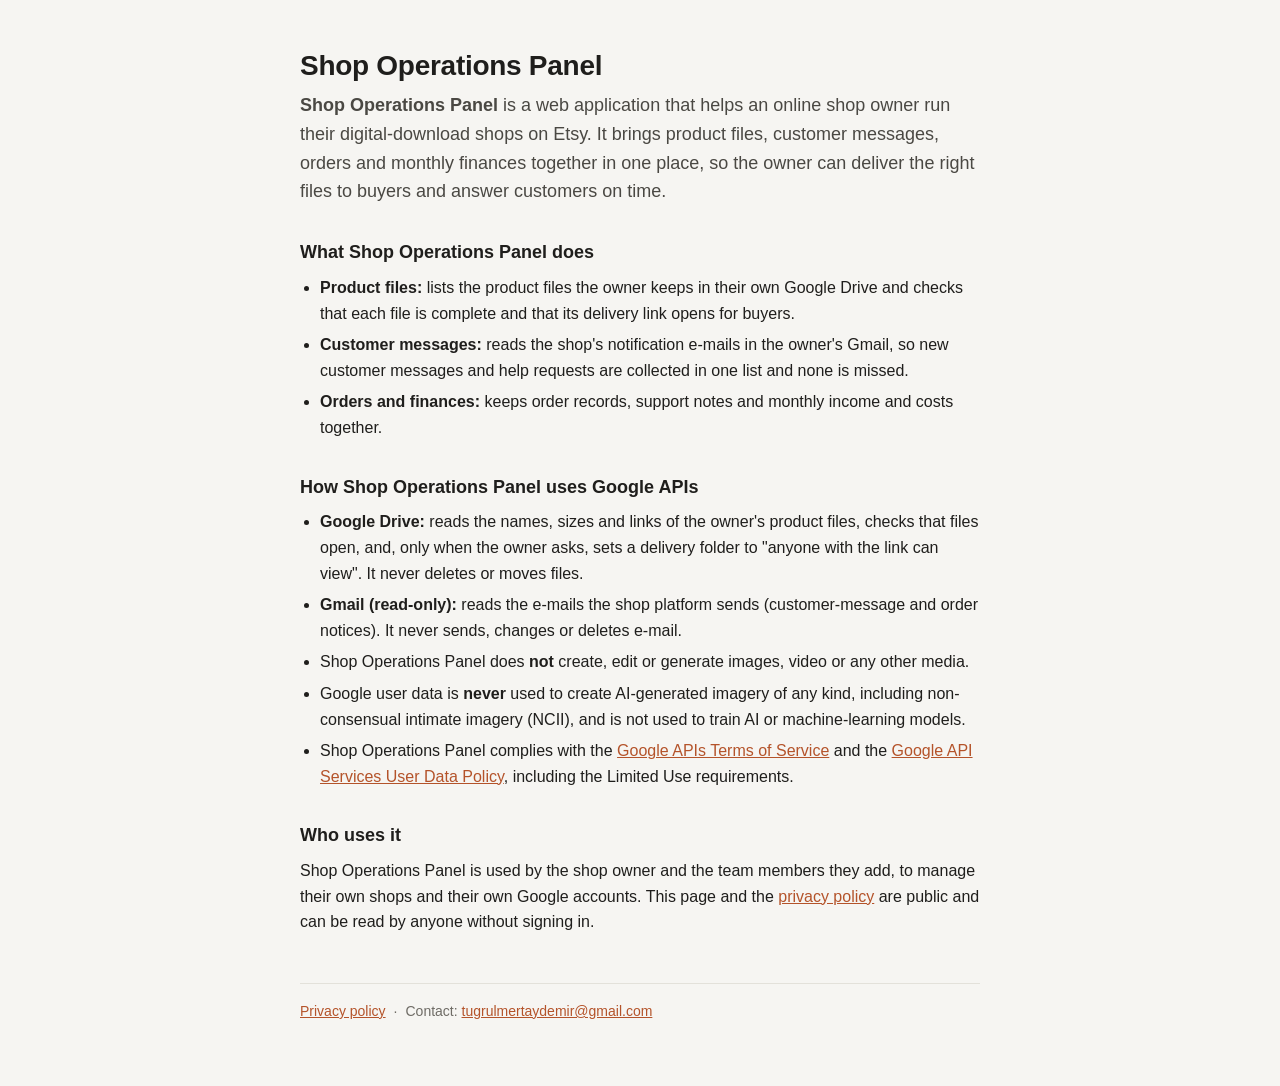
<file: index.html>
<!doctype html>
<html lang="en">
<head>
  <meta charset="utf-8">
  <meta name="viewport" content="width=device-width, initial-scale=1">
  <title>Shop Operations Panel</title>
  <meta name="description" content="Shop Operations Panel helps an online shop owner manage product files, customer messages, orders and finances in one place.">
  <link rel="stylesheet" href="style.css">
</head>
<body>
  <main>
    <h1>Shop Operations Panel</h1>
    <p class="lead">
      <strong>Shop Operations Panel</strong> is a web application that helps an online shop owner run their digital-download
      shops on Etsy. It brings product files, customer messages, orders and monthly finances together in one place, so the
      owner can deliver the right files to buyers and answer customers on time.
    </p>

    <h2>What Shop Operations Panel does</h2>
    <ul>
      <li><strong>Product files:</strong> lists the product files the owner keeps in their own Google Drive and checks that
        each file is complete and that its delivery link opens for buyers.</li>
      <li><strong>Customer messages:</strong> reads the shop's notification e-mails in the owner's Gmail, so new customer
        messages and help requests are collected in one list and none is missed.</li>
      <li><strong>Orders and finances:</strong> keeps order records, support notes and monthly income and costs together.</li>
    </ul>

    <h2>How Shop Operations Panel uses Google APIs</h2>
    <ul>
      <li><strong>Google Drive:</strong> reads the names, sizes and links of the owner's product files, checks that files open,
        and, only when the owner asks, sets a delivery folder to "anyone with the link can view". It never deletes or moves files.</li>
      <li><strong>Gmail (read-only):</strong> reads the e-mails the shop platform sends (customer-message and order notices).
        It never sends, changes or deletes e-mail.</li>
      <li>Shop Operations Panel does <strong>not</strong> create, edit or generate images, video or any other media.</li>
      <li>Google user data is <strong>never</strong> used to create AI-generated imagery of any kind, including non-consensual
        intimate imagery (NCII), and is not used to train AI or machine-learning models.</li>
      <li>Shop Operations Panel complies with the <a href="https://developers.google.com/terms">Google APIs Terms of Service</a>
        and the <a href="https://developers.google.com/terms/api-services-user-data-policy">Google API Services User Data
        Policy</a>, including the Limited Use requirements.</li>
    </ul>

    <h2>Who uses it</h2>
    <p>
      Shop Operations Panel is used by the shop owner and the team members they add, to manage their own shops and their own
      Google accounts. This page and the <a href="privacy.html">privacy policy</a> are public and can be read by anyone
      without signing in.
    </p>

    <footer>
      <a href="privacy.html">Privacy policy</a>
      <span>·</span>
      <span>Contact: <a href="mailto:tugrulmertaydemir@gmail.com">tugrulmertaydemir@gmail.com</a></span>
    </footer>
  </main>
</body>
</html>
</file>
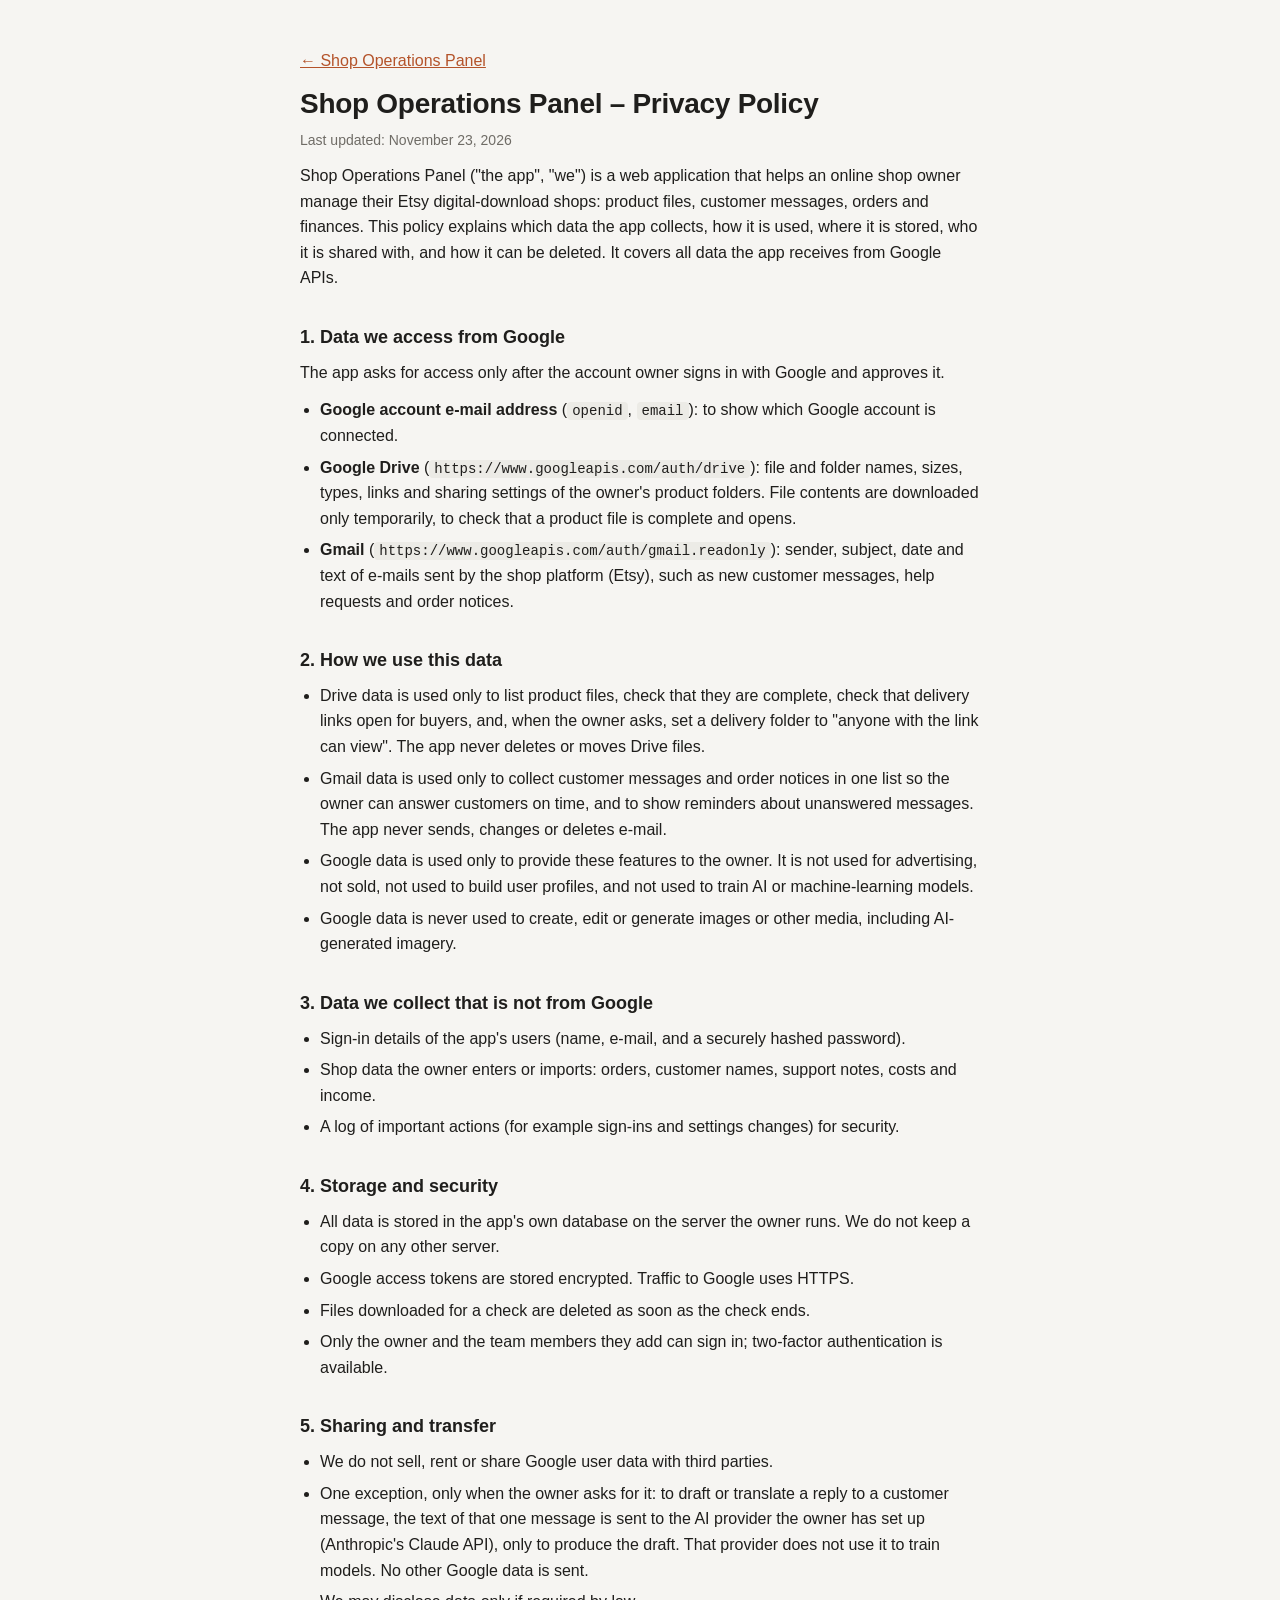
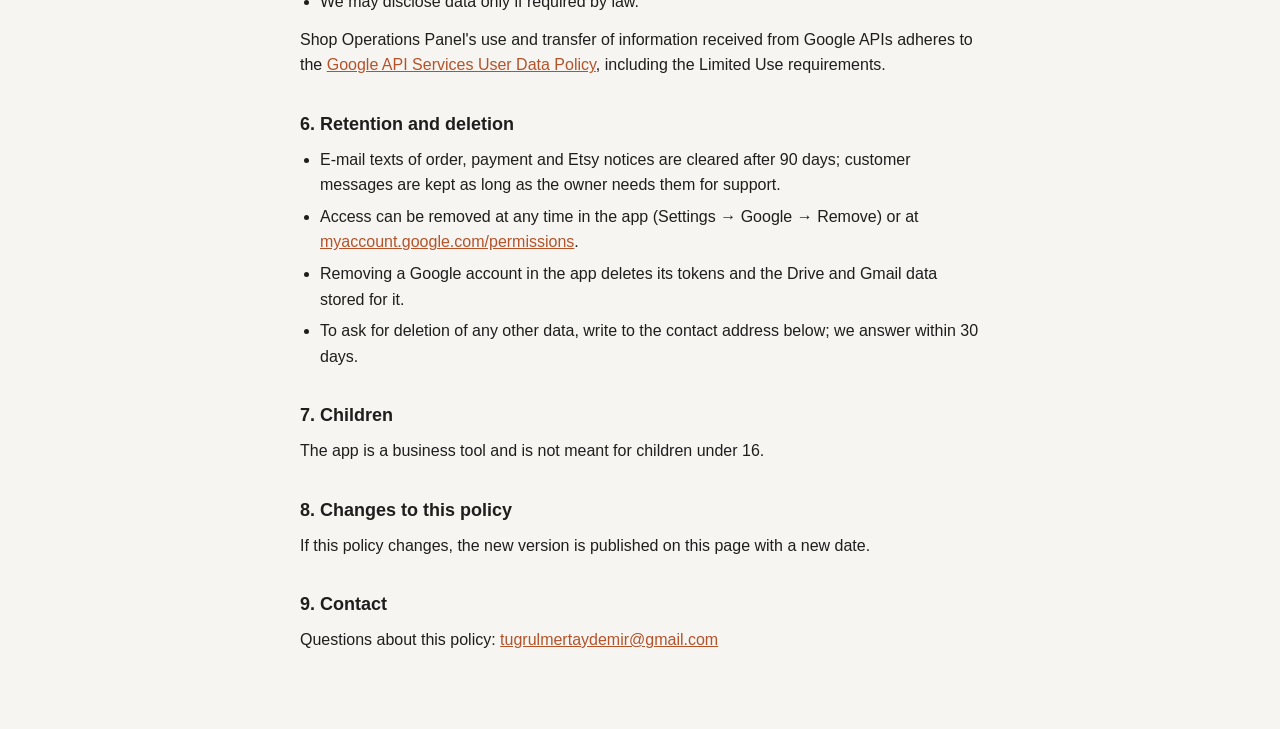
<file: privacy.html>
<!doctype html>
<html lang="en">
<head>
  <meta charset="utf-8">
  <meta name="viewport" content="width=device-width, initial-scale=1">
  <title>Privacy Policy · Shop Operations Panel</title>
  <link rel="stylesheet" href="style.css">
</head>
<body>
  <main>
    <p><a href="index.html">← Shop Operations Panel</a></p>
    <h1>Shop Operations Panel – Privacy Policy</h1>
    <p class="muted">Last updated: November 23, 2026</p>

    <p>
      Shop Operations Panel ("the app", "we") is a web application that helps an online shop owner manage their Etsy
      digital-download shops: product files, customer messages, orders and finances. This policy explains which data the app
      collects, how it is used, where it is stored, who it is shared with, and how it can be deleted. It covers all data the
      app receives from Google APIs.
    </p>

    <h2>1. Data we access from Google</h2>
    <p>The app asks for access only after the account owner signs in with Google and approves it.</p>
    <ul>
      <li><b>Google account e-mail address</b> (<code>openid</code>, <code>email</code>): to show which Google account is connected.</li>
      <li>
        <b>Google Drive</b> (<code>https://www.googleapis.com/auth/drive</code>): file and folder names, sizes, types, links and
        sharing settings of the owner's product folders. File contents are downloaded only temporarily, to check that a product
        file is complete and opens.
      </li>
      <li>
        <b>Gmail</b> (<code>https://www.googleapis.com/auth/gmail.readonly</code>): sender, subject, date and text of e-mails sent by
        the shop platform (Etsy), such as new customer messages, help requests and order notices.
      </li>
    </ul>

    <h2>2. How we use this data</h2>
    <ul>
      <li>Drive data is used only to list product files, check that they are complete, check that delivery links open for buyers,
        and, when the owner asks, set a delivery folder to "anyone with the link can view". The app never deletes or moves Drive files.</li>
      <li>Gmail data is used only to collect customer messages and order notices in one list so the owner can answer customers on
        time, and to show reminders about unanswered messages. The app never sends, changes or deletes e-mail.</li>
      <li>Google data is used only to provide these features to the owner. It is not used for advertising, not sold, not used to
        build user profiles, and not used to train AI or machine-learning models.</li>
      <li>Google data is never used to create, edit or generate images or other media, including AI-generated imagery.</li>
    </ul>

    <h2>3. Data we collect that is not from Google</h2>
    <ul>
      <li>Sign-in details of the app's users (name, e-mail, and a securely hashed password).</li>
      <li>Shop data the owner enters or imports: orders, customer names, support notes, costs and income.</li>
      <li>A log of important actions (for example sign-ins and settings changes) for security.</li>
    </ul>

    <h2>4. Storage and security</h2>
    <ul>
      <li>All data is stored in the app's own database on the server the owner runs. We do not keep a copy on any other server.</li>
      <li>Google access tokens are stored encrypted. Traffic to Google uses HTTPS.</li>
      <li>Files downloaded for a check are deleted as soon as the check ends.</li>
      <li>Only the owner and the team members they add can sign in; two-factor authentication is available.</li>
    </ul>

    <h2>5. Sharing and transfer</h2>
    <ul>
      <li>We do not sell, rent or share Google user data with third parties.</li>
      <li>
        One exception, only when the owner asks for it: to draft or translate a reply to a customer message, the text of that one
        message is sent to the AI provider the owner has set up (Anthropic's Claude API), only to produce the draft. That provider
        does not use it to train models. No other Google data is sent.
      </li>
      <li>We may disclose data only if required by law.</li>
    </ul>
    <p>
      Shop Operations Panel's use and transfer of information received from Google APIs adheres to the
      <a href="https://developers.google.com/terms/api-services-user-data-policy">Google API Services User Data Policy</a>,
      including the Limited Use requirements.
    </p>

    <h2>6. Retention and deletion</h2>
    <ul>
      <li>E-mail texts of order, payment and Etsy notices are cleared after 90 days; customer messages are kept as long as the
        owner needs them for support.</li>
      <li>Access can be removed at any time in the app (Settings → Google → Remove) or at
        <a href="https://myaccount.google.com/permissions">myaccount.google.com/permissions</a>.</li>
      <li>Removing a Google account in the app deletes its tokens and the Drive and Gmail data stored for it.</li>
      <li>To ask for deletion of any other data, write to the contact address below; we answer within 30 days.</li>
    </ul>

    <h2>7. Children</h2>
    <p>The app is a business tool and is not meant for children under 16.</p>

    <h2>8. Changes to this policy</h2>
    <p>If this policy changes, the new version is published on this page with a new date.</p>

    <h2>9. Contact</h2>
    <p>Questions about this policy: <a href="mailto:tugrulmertaydemir@gmail.com">tugrulmertaydemir@gmail.com</a></p>
  </main>
</body>
</html>
</file>
<file: style.css>
:root { color-scheme: light; }
body {
  margin: 0;
  background: #f6f5f2;
  color: #1f1e1c;
  font: 16px/1.6 -apple-system, BlinkMacSystemFont, "Segoe UI", Roboto, Helvetica, Arial, sans-serif;
}
main { max-width: 680px; margin: 0 auto; padding: 48px 16px 64px; }
h1 { font-size: 28px; line-height: 1.25; margin: 0 0 8px; letter-spacing: -0.01em; }
h2 { font-size: 18px; margin: 32px 0 8px; }
p, ul { margin: 0 0 12px; }
ul { padding-left: 20px; }
li { margin-bottom: 6px; }
a { color: #b4532a; }
code { font-size: 14px; background: #ecebe6; padding: 1px 5px; border-radius: 4px; }
.lead { font-size: 18px; color: #4a4843; }
.muted { color: #6f6c66; font-size: 14px; }
footer { margin-top: 48px; padding-top: 16px; border-top: 1px solid #e3e1da; color: #6f6c66; font-size: 14px; display: flex; flex-wrap: wrap; gap: 8px; }
</file>
